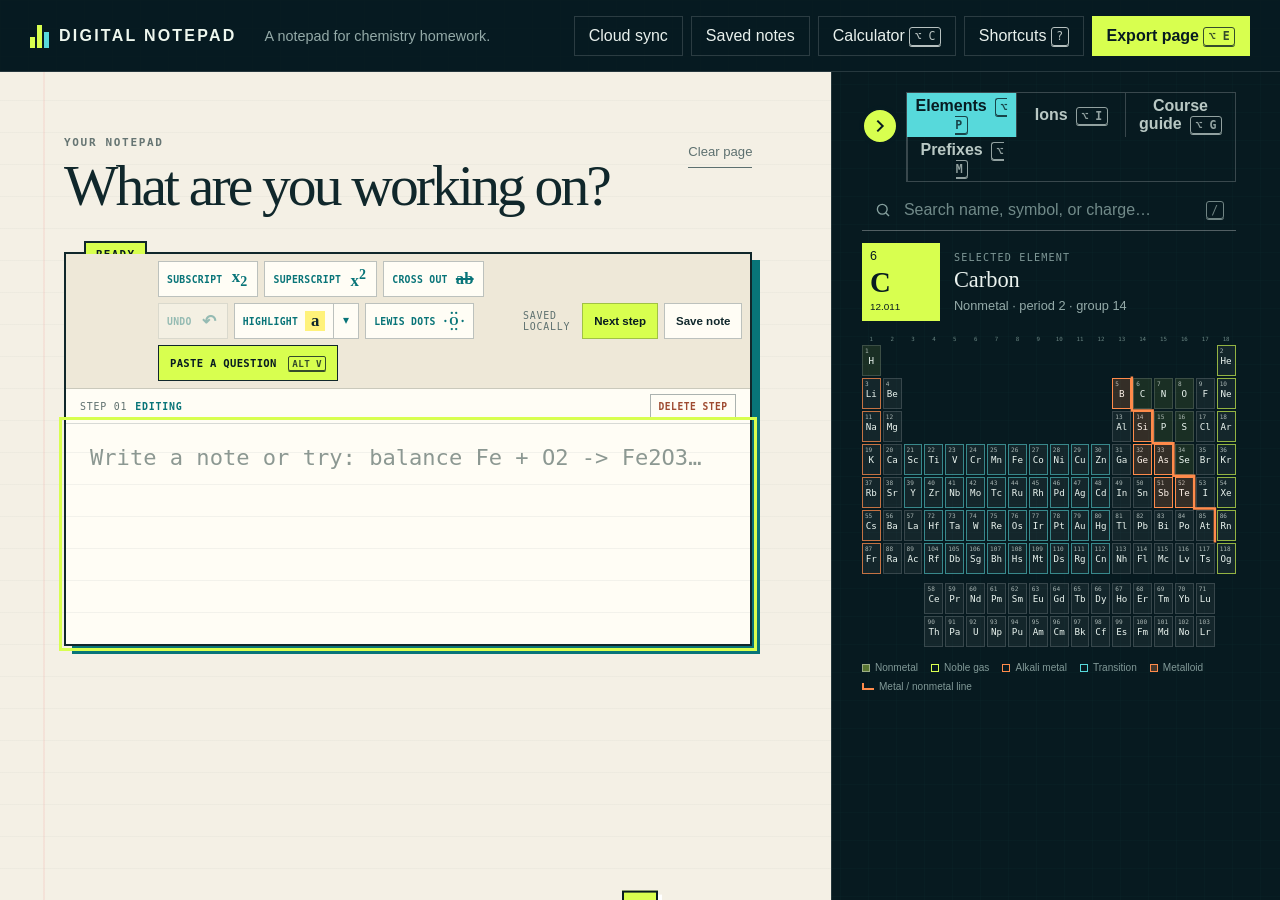
<file: public/index.html>
<!doctype html>
<html lang="en">
  <head>
    <meta charset="UTF-8" />
    <meta name="viewport" content="width=device-width, initial-scale=1.0" />
    <meta name="theme-color" content="#071b21" />
    <meta name="description" content="A digital notepad for chemistry homework: write your working, balance equations, convert units, and keep every page." />
    <title>Digital Notepad — a notepad for chemistry homework</title>
    <link rel="icon" href="favicon.svg?v=1" type="image/svg+xml" />
    <link rel="stylesheet" href="styles.css?v=20261017-06" />
  </head>
  <body>
    <a class="skip-link" href="#command-input">Skip to command input</a>

    <header class="topbar">
      <a class="brand" href="#" aria-label="Digital Notepad home">
        <span class="brand-mark" aria-hidden="true"><i></i><i></i><i></i></span>
        <span>DIGITAL NOTEPAD</span>
      </a>
      <p class="tagline">A notepad for chemistry homework.</p>
      <div class="header-actions">
        <button class="quiet-button cloud-sync-toggle" id="cloud-sync-button" type="button" aria-haspopup="dialog">Cloud sync</button>
        <button class="quiet-button saved-work-toggle" id="saved-work-toggle" type="button" aria-expanded="false" aria-controls="saved-work-drawer">Saved notes</button>
        <div class="calculator-menu">
          <button class="quiet-button calculator-toggle" id="calculator-toggle" type="button" aria-expanded="false" aria-controls="calculator-popover">Calculator <kbd>⌥ C</kbd></button>
          <section class="calculator-popover" id="calculator-popover" aria-label="Calculator" hidden>
            <div class="calculator-popover-heading" title="Drag to move">
              <span>Calculator</span>
              <button type="button" id="calculator-close" aria-label="Close calculator">×</button>
            </div>
            <input id="calculator-input" type="text" inputmode="decimal" autocomplete="off" spellcheck="false" placeholder="0" aria-label="Calculator expression" aria-describedby="calculator-result" />
            <button type="button" class="calculator-result" id="calculator-result" aria-live="polite">Ready</button>
            <div class="calculator-pad" aria-label="Calculator keys">
              <button type="button" data-calc-action="clear">AC</button><button type="button" data-calc-action="backspace">⌫</button><button type="button" data-calc-value="(">(</button><button type="button" data-calc-value=")">)</button>
              <button type="button" data-calc-value="7">7</button><button type="button" data-calc-value="8">8</button><button type="button" data-calc-value="9">9</button><button type="button" data-calc-value="/">÷</button>
              <button type="button" data-calc-value="4">4</button><button type="button" data-calc-value="5">5</button><button type="button" data-calc-value="6">6</button><button type="button" data-calc-value="*">×</button>
              <button type="button" data-calc-value="1">1</button><button type="button" data-calc-value="2">2</button><button type="button" data-calc-value="3">3</button><button type="button" data-calc-value="-">−</button>
              <button type="button" data-calc-value="0">0</button><button type="button" data-calc-value=".">.</button><button type="button" data-calc-value="+">+</button><button type="button" data-calc-action="evaluate" class="calculator-equals">=</button>
            </div>
          </section>
        </div>
        <button class="quiet-button" id="shortcuts-button" type="button">Shortcuts <kbd>?</kbd></button>
        <button class="export-all-button" id="export-all-button" type="button">Export page <kbd>⌥ E</kbd></button>
      </div>
    </header>

    <main class="app-shell">
      <section class="workspace" aria-labelledby="workspace-title">
        <div class="workspace-heading">
          <div>
            <p class="eyebrow">Your notepad</p>
            <h1 id="workspace-title">What are you working on?</h1>
          </div>
          <button class="clear-button" id="clear-button" type="button">Clear page</button>
        </div>

        <div class="composer-wrap">
          <div class="mode-badge" id="mode-badge">READY</div>
          <div class="notepad-toolbar" role="toolbar" aria-label="Notebook formatting and actions">
            <div class="notation-tools" aria-label="Notation tools">
              <button type="button" class="notation-button" data-format="subscript" aria-label="Toggle subscript" aria-pressed="false" title="Subscript">
                <span class="notation-label">Subscript</span><span class="notation-example">x<sub>2</sub></span>
              </button>
              <button type="button" class="notation-button" data-format="superscript" aria-label="Toggle superscript" aria-pressed="false" title="Superscript">
                <span class="notation-label">Superscript</span><span class="notation-example">x<sup>2</sup></span>
              </button>
              <button type="button" class="notation-button strike-button" id="strike-button" aria-label="Cross out the selected writing" title="Cross out the selected writing — crossed-out text is dropped from the next step">
                <span class="notation-label">Cross out</span><span class="notation-example strike-example">ab</span>
              </button>
              <button type="button" class="notation-button undo-button" id="undo-button" aria-label="Undo the last change (Ctrl + Z)" title="Undo the last change (Ctrl + Z)" disabled>
                <span class="notation-label">Undo</span><span class="notation-example">&#8630;</span>
              </button>
              <div class="highlight-group">
                <button type="button" class="notation-button highlight-button" id="highlight-button" aria-label="Highlight selected writing" title="Highlight selected writing">
                  <span class="notation-label">Highlight</span><span class="notation-example highlight-swatch">a</span>
                </button>
                <button type="button" class="highlight-more" id="highlight-more" aria-label="Choose a highlight colour" aria-expanded="false" aria-controls="highlight-menu" title="Choose a highlight colour">▾</button>
                <div class="highlight-menu" id="highlight-menu" role="menu" aria-label="Highlight colours" hidden>
                  <div class="highlight-swatches">
                    <button type="button" role="menuitemradio" data-highlight="yellow" aria-pressed="false" aria-label="Yellow highlight" title="Yellow"><span></span></button>
                    <button type="button" role="menuitemradio" data-highlight="green" aria-pressed="false" aria-label="Green highlight" title="Green"><span></span></button>
                    <button type="button" role="menuitemradio" data-highlight="pink" aria-pressed="false" aria-label="Pink highlight" title="Pink"><span></span></button>
                    <button type="button" role="menuitemradio" data-highlight="blue" aria-pressed="false" aria-label="Blue highlight" title="Blue"><span></span></button>
                  </div>
                  <button type="button" class="highlight-clear" id="highlight-clear" role="menuitem">Remove highlight</button>
                </div>
              </div>
              <button type="button" class="notation-button lewis-button" id="lewis-button" aria-label="Draw a Lewis dot diagram (Alt + L)" title="Draw a Lewis dot diagram (Alt + L)">
                <span class="notation-label">Lewis dots</span>
                <svg class="lewis-icon" viewBox="0 0 24 24" aria-hidden="true"><text x="12" y="12" text-anchor="middle" dominant-baseline="central" font-family="Georgia,serif" font-size="13">O</text><circle cx="9.6" cy="3.2" r="1.25"/><circle cx="14.4" cy="3.2" r="1.25"/><circle cx="9.6" cy="20.8" r="1.25"/><circle cx="14.4" cy="20.8" r="1.25"/><circle cx="2.6" cy="12" r="1.25"/><circle cx="21.4" cy="12" r="1.25"/></svg>
              </button>
              <button type="button" class="paste-question-button" id="paste-question-button" title="Paste a conversion question (Alt + V)">Paste a question <kbd>Alt V</kbd></button>
            </div>
            <span class="draft-status" id="draft-status" role="status" aria-live="polite">Saved locally</span>
            <div class="notepad-actions">
              <button
                type="button"
                class="next-step-button"
                id="next-step-button"
                title="Duplicate this as the next editable step (Alt + Enter)"
              >Next step</button>
              <button type="button" class="save-note-button" id="save-note-button">Save note</button>
            </div>
          </div>
          <div class="work-steps" id="work-steps" aria-label="Completed work steps"></div>
          <div class="active-work-step">
            <div class="active-step-heading">
              <span class="active-step-label"><span id="active-step-number">Step 01</span> <strong id="active-step-state">Editing</strong></span>
              <span class="active-step-tools">
                <button type="button" class="step-tool-button" id="latest-step-button" title="Go back to the latest step (Alt + Down moves one step)" hidden>Back to latest</button>
                <button type="button" class="step-tool-button step-delete-button" id="delete-step-button" title="Delete this step and go back to the previous one (Undo brings it back)">Delete step</button>
              </span>
            </div>
            <div
              id="command-input"
              class="notepad-editor"
              contenteditable="true"
              role="textbox"
              aria-label="Current editable chemistry step"
              aria-multiline="true"
              autocapitalize="off"
              spellcheck="false"
              data-placeholder="Write a note or try: balance Fe + O2 -> Fe2O3…"
            ></div>
          </div>
          <section class="lewis-mode" id="lewis-mode" aria-labelledby="lewis-title" hidden>
            <div class="lewis-mode-heading">
              <div>
                <p class="eyebrow">Lewis dot diagram</p>
                <h2 id="lewis-title">Draw a Lewis structure</h2>
              </div>
              <button type="button" class="lewis-chip-button lewis-back" id="lewis-back" title="Back to the notepad (Esc). Your drawing is kept for next time.">← Notepad</button>
            </div>
            <div class="lewis-layout">
              <div class="lewis-canvas">
                <label class="lewis-formula">
                  <span>Formula</span>
                  <input id="lewis-formula" type="text" maxlength="40" autocomplete="off" spellcheck="false" placeholder="e.g. NH4+, CO2, SO4 2-" />
                  <output id="lewis-formula-preview" aria-hidden="true"></output>
                </label>
                <svg id="lewis-grid" class="lewis-grid" tabindex="0" role="application" aria-label="Lewis diagram grid. Arrow keys move, type a symbol to place an atom, Shift plus an arrow cycles a bond, Alt plus an arrow cycles dots." aria-describedby="lewis-status"></svg>
                <p class="lewis-status" id="lewis-status" aria-live="polite"></p>
              </div>
              <div class="lewis-panel">
                <section class="lewis-section" aria-labelledby="lewis-element-heading">
                  <h3 id="lewis-element-heading">Element to place <strong id="lewis-element-name">Carbon</strong></h3>
                  <div class="lewis-elements" id="lewis-elements"></div>
                  <label class="lewis-other">Other symbol <input id="lewis-element-input" type="text" maxlength="2" autocomplete="off" spellcheck="false" placeholder="Xe" /></label>
                  <p class="lewis-table-tip">Or click any element in the periodic table.</p>
                </section>
                <section class="lewis-section" aria-labelledby="lewis-atom-heading">
                  <h3 id="lewis-atom-heading">Selected atom <strong id="lewis-atom-name">None</strong></h3>
                  <div class="lewis-row">
                    <span>Charge</span>
                    <span class="lewis-stepper">
                      <button type="button" data-lewis-charge="-1" aria-label="Lower the selected atom's charge">−</button>
                      <output id="lewis-atom-charge">0</output>
                      <button type="button" data-lewis-charge="1" aria-label="Raise the selected atom's charge">+</button>
                    </span>
                  </div>
                  <div class="lewis-row lewis-row-buttons">
                    <button type="button" class="lewis-chip-button" id="lewis-brackets" aria-pressed="false">[ ] Brackets</button>
                    <button type="button" class="lewis-chip-button lewis-remove" id="lewis-remove">Remove</button>
                  </div>
                  <div class="lewis-bond-angles" id="lewis-bond-angles" hidden></div>
                </section>
                <div class="lewis-row lewis-row-buttons">
                  <button type="button" class="lewis-chip-button" id="lewis-undo">Undo</button>
                  <button type="button" class="lewis-chip-button" id="lewis-clear">Clear</button>
                </div>
              </div>
            </div>
            <div class="lewis-footer">
              <p class="lewis-keys">Arrows move · type a symbol · <kbd>Shift</kbd>+arrow bond · <kbd>Alt</kbd>+arrow dots · <kbd>+</kbd> <kbd>−</kbd> charge · <kbd>Del</kbd> removes · <kbd>Enter</kbd> adds · <kbd>Esc</kbd> back</p>
              <button type="button" class="build-question-button lewis-insert" id="lewis-insert">Add to notepad</button>
            </div>
          </section>
          <div class="work-steps" id="work-steps-after" aria-label="Later work steps"></div>
        </div>

        <section class="results" id="results" aria-live="polite" aria-label="Scratchpad results"></section>
      </section>

      <aside class="reference-panel" aria-label="Chemistry reference">
        <button
          class="reference-toggle"
          id="reference-toggle"
          type="button"
          aria-controls="reference-content"
          aria-expanded="true"
          aria-label="Hide reference shelf"
          title="Hide reference shelf (Alt+R)"
        >
          <svg viewBox="0 0 20 20" aria-hidden="true"><path d="m7 4 6 6-6 6"></path></svg>
        </button>
        <div class="reference-sticky" id="reference-content">
          <div class="reference-tabs" role="tablist" aria-label="Chemistry references">
            <button id="elements-tab" role="tab" aria-selected="true" aria-controls="elements-panel">Elements <kbd>⌥ P</kbd></button>
            <button id="ions-tab" role="tab" aria-selected="false" aria-controls="ions-panel">Ions <kbd>⌥ I</kbd></button>
            <button id="guide-tab" role="tab" aria-selected="false" aria-controls="guide-panel">Course guide <kbd>⌥ G</kbd></button>
            <button id="prefixes-tab" role="tab" aria-selected="false" aria-controls="prefixes-panel">Prefixes <kbd>⌥ M</kbd></button>
          </div>

          <label class="search-field">
            <span class="sr-only">Search reference</span>
            <svg viewBox="0 0 24 24" aria-hidden="true"><circle cx="11" cy="11" r="6.5"></circle><path d="m16 16 4 4"></path></svg>
            <input id="reference-search" name="reference-search" type="search" autocomplete="off" placeholder="Search name, symbol, or charge…" />
            <kbd>/</kbd>
          </label>

          <div id="elements-panel" role="tabpanel" aria-labelledby="elements-tab">
            <div class="element-detail" id="element-detail" aria-live="polite">
              <button type="button" class="element-tile-preview" title="Click to copy atomic mass 12.011" aria-label="Copy Carbon atomic mass, 12.011">
                <span>6</span><em class="tile-charge"></em><strong>C</strong><small>12.011</small>
              </button>
              <div>
                <p class="detail-kicker">Selected element</p>
                <h3>Carbon</h3>
                <p>Nonmetal · period 2 · group 14</p>
              </div>
            </div>
            <div class="periodic-wrap" aria-label="Full periodic table">
              <div class="periodic-table" id="periodic-table" role="grid" aria-label="Periodic table of elements"></div>
            </div>
            <div class="element-search-results" id="element-search-results"></div>
            <div class="legend" aria-label="Element category legend">
              <span><i class="cat-nonmetal"></i>Nonmetal</span>
              <span><i class="cat-noble"></i>Noble gas</span>
              <span><i class="cat-alkali"></i>Alkali metal</span>
              <span><i class="cat-transition"></i>Transition</span>
              <span><i class="cat-metalloid"></i>Metalloid</span>
              <span><i class="stair-key"></i>Metal / nonmetal line</span>
            </div>
          </div>

          <div id="ions-panel" role="tabpanel" aria-labelledby="ions-tab" hidden>
            <div class="ions-list" id="ions-list"></div>
          </div>

          <div id="guide-panel" role="tabpanel" aria-labelledby="guide-tab" hidden>
            <div class="course-guide" id="course-guide"></div>
          </div>

          <div id="prefixes-panel" role="tabpanel" aria-labelledby="prefixes-tab" hidden>
            <p class="prefix-intro">Metric prefixes. Click one to drop its symbol into your notepad.</p>
            <div class="prefix-table" id="prefix-list"></div>
          </div>
        </div>
      </aside>
    </main>

    <div class="toast" id="toast" role="status" aria-live="polite"></div>

    <aside class="saved-work-drawer" id="saved-work-drawer" aria-label="Saved notes" hidden>
      <div class="saved-work-drawer-heading">
        <div><p class="eyebrow">Your notepad</p><h2>Saved notes</h2></div>
        <button type="button" id="saved-work-close" aria-label="Close saved notes">×</button>
      </div>
      <p class="saved-work-intro">Search anything you remember from the question, working, or answer.</p>
      <label class="saved-work-search">
        <span class="sr-only">Search saved notes</span>
        <svg viewBox="0 0 24 24" aria-hidden="true"><circle cx="11" cy="11" r="6.5"></circle><path d="m16 16 4 4"></path></svg>
        <input id="saved-work-search" type="search" autocomplete="off" spellcheck="false" placeholder="Try 1.73, 38.8, or STP…" />
      </label>
      <p class="saved-work-count" id="saved-work-count" aria-live="polite"></p>
      <div class="saved-work-list" id="saved-work-list"></div>
    </aside>

    <dialog id="shortcuts-dialog">
      <form method="dialog">
        <div class="dialog-heading">
          <div>
            <p class="eyebrow">Keyboard</p>
            <h2>Shortcuts</h2>
          </div>
          <button class="close-button" value="close" aria-label="Close shortcuts">×</button>
        </div>
        <dl class="shortcut-list">
          <div><dt><kbd>Enter</kbd></dt><dd>Add a new line</dd></div>
          <div><dt><kbd>Alt</kbd> + <kbd>Enter</kbd></dt><dd>Copy this step down into a new one you can keep writing (on an earlier step, inserts it right after)</dd></div>
          <div><dt><kbd>Alt</kbd> + <kbd>↑</kbd> / <kbd>↓</kbd></dt><dd>Move to the previous or next step to edit it</dd></div>
          <div><dt><kbd>Alt</kbd> + <kbd>C</kbd></dt><dd>Focus the quick calculator</dd></div>
          <div><dt><kbd>Alt</kbd> + <kbd>V</kbd></dt><dd>Paste a conversion question into a stacked starting fraction</dd></div>
          <div><dt><kbd>Alt</kbd> + <kbd>L</kbd></dt><dd>Draw a Lewis dot diagram; click one in your work to edit it</dd></div>
          <div><dt><kbd>/</kbd></dt><dd>Make a stacked fraction from the text before it</dd></div>
          <div><dt><kbd>Tab</kbd> or <kbd>→</kbd></dt><dd>Leave the denominator and keep writing</dd></div>
          <div><dt><kbd>*</kbd></dt><dd>Leave the fraction and start the next factor</dd></div>
          <div><dt><kbd>Alt</kbd> + <kbd>P</kbd></dt><dd>Open the periodic table</dd></div>
          <div><dt><kbd>Alt</kbd> + <kbd>I</kbd></dt><dd>Open polyatomic ions</dd></div>
          <div><dt><kbd>Alt</kbd> + <kbd>G</kbd></dt><dd>Open the course guide and formulas</dd></div>
          <div><dt><kbd>Alt</kbd> + <kbd>M</kbd></dt><dd>Open the metric prefixes</dd></div>
          <div><dt><kbd>Alt</kbd> + <kbd>R</kbd></dt><dd>Hide or show the reference shelf</dd></div>
          <div><dt><kbd>Alt</kbd> + <kbd>E</kbd></dt><dd>Export the full page as PNG</dd></div>
          <div><dt><kbd>/</kbd></dt><dd>Outside the notepad, search the open reference</dd></div>
          <div><dt><kbd>Esc</kbd></dt><dd>Return to the notepad</dd></div>
        </dl>
        <p class="dialog-note">Tip: type <code>help</code> on the page at any time.</p>
      </form>
    </dialog>

    <dialog id="paste-question-dialog">
      <form method="dialog" class="paste-question-form">
        <div class="dialog-heading">
          <div>
            <p class="eyebrow">Paste a question</p>
            <h2>Paste the question</h2>
          </div>
          <button class="close-button" value="close" aria-label="Close paste question">×</button>
        </div>
        <label for="paste-question-input">For example: <code>1.7 pm = ? Tm</code></label>
        <textarea id="paste-question-input" rows="3" spellcheck="false" placeholder="Paste a conversion question here"></textarea>
        <p class="dialog-note">This creates a real stacked starting fraction: <strong>1.7 pm</strong> over <strong>1</strong>, followed by <strong>→ ? Tm</strong>.</p>
        <button type="button" class="build-question-button" id="build-question-button">Add it to the notepad</button>
      </form>
    </dialog>

    <dialog id="cloud-sync-dialog">
      <form method="dialog" class="cloud-sync-form">
        <div class="dialog-heading">
          <div>
            <p class="eyebrow">Your notepad elsewhere</p>
            <h2>Open this notepad on another device</h2>
          </div>
          <button class="close-button" value="close" aria-label="Close cloud sync">×</button>
        </div>
        <p id="cloud-sync-status">Preparing your private cloud notepad…</p>
        <label for="cloud-sync-code">Your sync code <span>Keep this private.</span></label>
        <textarea id="cloud-sync-code" rows="3" readonly spellcheck="false"></textarea>
        <button type="button" class="build-question-button" id="cloud-copy-code">Copy sync code</button>
        <label for="cloud-restore-code">On another device, paste your code here</label>
        <textarea id="cloud-restore-code" rows="3" spellcheck="false" placeholder="Paste your sync code"></textarea>
        <button type="button" class="save-note-button" id="cloud-restore-button">Open my notepad</button>
        <p class="dialog-note">No account or password is needed. The sync code is the private key to this notepad, so do not share it.</p>
      </form>
    </dialog>

    <dialog id="confirm-dialog" class="confirm-dialog" aria-labelledby="confirm-dialog-title" aria-describedby="confirm-dialog-copy">
      <form>
        <p class="eyebrow" id="confirm-dialog-eyebrow">Notepad</p>
        <h2 id="confirm-dialog-title"></h2>
        <p id="confirm-dialog-copy"></p>
        <div class="confirm-dialog-actions">
          <button type="button" class="confirm-cancel-button" id="confirm-dialog-cancel">Keep it</button>
          <button type="button" class="confirm-action-button" id="confirm-dialog-action">Confirm</button>
        </div>
      </form>
    </dialog>

    <template id="result-template">
      <article class="result-card">
        <div class="result-meta">
          <span class="result-number"></span>
          <span class="result-kind"></span>
          <time></time>
        </div>
        <div class="result-content"></div>
        <div class="result-actions">
          <button type="button" data-action="edit">Edit</button>
          <button type="button" data-action="copy">Copy</button>
          <button type="button" data-action="export">PNG</button>
          <button type="button" data-action="remove" aria-label="Remove result">Remove</button>
        </div>
      </article>
    </template>

    <script src="lewis.js?v=20261017-06"></script>
    <script src="app.js?v=20261017-06"></script>
  </body>
</html>
</file>
<file: public/styles.css>
:root {
  --ink: #10272b;
  --muted: #5d706f;
  --paper: #f4f0e5;
  --paper-deep: #e7e0d0;
  --night: #071b21;
  --night-2: #0d2a31;
  --acid: #d8ff4f;
  --cyan: #57d9db;
  --orange: #ff8b4b;
  --red: #ef5d5d;
  --line: rgba(16, 39, 43, 0.16);
  --shadow: 0 18px 55px rgba(0, 15, 18, 0.23);
}

* { box-sizing: border-box; }

html { scroll-behavior: smooth; color-scheme: dark; }

body {
  margin: 0;
  min-width: 320px;
  min-height: 100vh;
  color: var(--ink);
  background:
    linear-gradient(rgba(87, 217, 219, 0.055) 1px, transparent 1px),
    linear-gradient(90deg, rgba(87, 217, 219, 0.055) 1px, transparent 1px),
    var(--night);
  background-size: 28px 28px;
  font-family: Aptos, "Segoe UI", sans-serif;
}

button, input, textarea { font: inherit; }
button { color: inherit; touch-action: manipulation; -webkit-tap-highlight-color: rgba(216,255,79,.25); }

button:focus-visible, input:focus-visible, textarea:focus-visible, [tabindex]:focus-visible {
  outline: 3px solid var(--acid);
  outline-offset: 3px;
}

.skip-link {
  position: fixed;
  z-index: 100;
  left: 12px;
  top: 10px;
  padding: 10px 14px;
  color: var(--night);
  background: var(--acid);
  transform: translateY(-160%);
}
.skip-link:focus { transform: none; }

.sr-only {
  position: absolute;
  width: 1px;
  height: 1px;
  padding: 0;
  margin: -1px;
  overflow: hidden;
  clip: rect(0, 0, 0, 0);
  white-space: nowrap;
  border: 0;
}

.topbar {
  height: 72px;
  display: grid;
  grid-template-columns: auto 1fr auto;
  align-items: center;
  gap: 28px;
  padding: 0 30px;
  color: #eef7ee;
  border-bottom: 1px solid rgba(255,255,255,.13);
  background: rgba(7,27,33,.95);
  position: sticky;
  top: 0;
  z-index: 20;
}

.brand {
  display: inline-flex;
  align-items: center;
  gap: 10px;
  color: inherit;
  text-decoration: none;
  letter-spacing: .14em;
  font-weight: 800;
}

.brand-mark { display: flex; align-items: end; gap: 2px; height: 24px; }
.brand-mark i { width: 5px; background: var(--acid); display: block; }
.brand-mark i:nth-child(1) { height: 11px; }
.brand-mark i:nth-child(2) { height: 23px; }
.brand-mark i:nth-child(3) { height: 16px; background: var(--cyan); }

.tagline { margin: 0; color: #94aaa8; font-size: .9rem; }
.header-actions { display: flex; gap: 8px; align-items: center; }
.calculator-menu { position: relative; }
.calculator-toggle[aria-expanded="true"] { color: var(--night); border-color: var(--acid); background: var(--acid); }
.saved-work-toggle[aria-expanded="true"] { color: var(--night); border-color: var(--cyan); background: var(--cyan); }

.quiet-button, .export-all-button, .clear-button, .close-button {
  border: 0;
  cursor: pointer;
}

.quiet-button, .export-all-button {
  min-height: 40px;
  padding: 0 14px;
  border: 1px solid rgba(255,255,255,.15);
  color: #e9f1ed;
  background: transparent;
}
.export-all-button { color: var(--night); background: var(--acid); border-color: var(--acid); font-weight: 750; }
.quiet-button:hover { border-color: var(--cyan); color: var(--cyan); }
.export-all-button:hover { background: #ecff9d; }

kbd {
  padding: .13em .38em;
  border: 1px solid currentColor;
  border-radius: 3px;
  font-family: "Cascadia Code", Consolas, monospace;
  font-size: .72em;
  opacity: .78;
  box-shadow: 0 1px 0 currentColor;
}

.app-shell {
  display: grid;
  grid-template-columns: minmax(0, 1.52fr) minmax(400px, .82fr);
  max-width: 1680px;
  margin: 0 auto;
  min-height: calc(100vh - 72px);
}
.app-shell.reference-collapsed { grid-template-columns: minmax(0, 1fr) 52px; }

.workspace {
  min-width: 0;
  padding: clamp(32px, 5vw, 74px);
  background-color: var(--paper);
  background-image:
    linear-gradient(90deg, transparent 43px, rgba(239,93,93,.18) 44px, transparent 45px),
    repeating-linear-gradient(0deg, transparent, transparent 31px, rgba(16,39,43,.055) 32px);
}

.workspace-heading, .dialog-heading {
  display: flex;
  align-items: start;
  justify-content: space-between;
  gap: 20px;
}

.eyebrow {
  margin: 0 0 8px;
  font-family: "Cascadia Code", Consolas, monospace;
  font-size: .69rem;
  font-weight: 700;
  letter-spacing: .15em;
  text-transform: uppercase;
  color: #667573;
}

h1, h2, h3, p { overflow-wrap: anywhere; }
h1, h2, h3 { text-wrap: balance; scroll-margin-top: 92px; }
h1, h2, h3 { margin: 0; }
h1 {
  max-width: 720px;
  font-family: Georgia, "Times New Roman", serif;
  font-weight: 500;
  font-size: clamp(2.25rem, 4.5vw, 4.9rem);
  line-height: .99;
  letter-spacing: -.05em;
}

.clear-button {
  padding: 8px 0;
  border-bottom: 1px solid currentColor;
  background: transparent;
  color: var(--muted);
  font-size: .82rem;
}
.clear-button:hover { color: var(--ink); }

.composer-wrap {
  position: relative;
  margin-top: 38px;
  border: 2px solid var(--ink);
  box-shadow: 8px 8px 0 var(--ink);
  background: #fffdf5;
}

.mode-badge {
  position: absolute;
  left: 18px;
  top: -13px;
  padding: 5px 10px;
  color: var(--night);
  background: var(--acid);
  border: 2px solid var(--ink);
  font-family: "Cascadia Code", Consolas, monospace;
  font-size: .68rem;
  font-weight: 800;
  letter-spacing: .12em;
}

#command-input {
  display: block;
  width: 100%;
  min-height: 220px;
  border: 0;
  padding: 18px 24px 24px;
  color: var(--ink);
  background:
    repeating-linear-gradient(0deg, transparent, transparent 31px, rgba(16,39,43,.1) 32px),
    #fffdf5;
  font-family: "Cascadia Code", Consolas, monospace;
  font-size: clamp(1.05rem, 2vw, 1.38rem);
  line-height: 32px;
  caret-color: #157f82;
  white-space: pre-wrap;
  overflow-wrap: anywhere;
}
#command-input:focus { outline: 0; }
#command-input:focus-visible { outline: 3px solid var(--acid); outline-offset: 4px; }
.composer-wrap:focus-within { box-shadow: 8px 8px 0 #087478; }
#command-input:empty::before { content: attr(data-placeholder); color: #8c9892; pointer-events: none; }

.notepad-toolbar {
  display: grid;
  grid-template-columns: auto 1fr auto;
  align-items: center;
  gap: 12px;
  min-height: 52px;
  padding: 7px 8px 7px 92px;
  border-bottom: 1px solid var(--line);
  background: #eee8d8;
}
.notation-tools, .notepad-actions { display: flex; align-items: center; gap: 6px; flex-wrap: wrap; }
.notepad-toolbar > * { min-width: 0; }
.notation-button, .next-step-button, .save-note-button {
  min-height: 36px;
  border: 1px solid rgba(16,39,43,.28);
  background: #fffdf5;
  cursor: pointer;
  font-weight: 750;
}
.notation-button {
  display: inline-flex;
  align-items: center;
  gap: 7px;
  min-width: 39px;
  padding: 0 8px;
  color: #087478;
  font-family: Georgia, serif;
  font-size: 1.05rem;
}
.notation-button:hover, .notation-button[aria-pressed="true"] { color: var(--night); background: var(--cyan); }
.notation-label { font-family: "Cascadia Code", Consolas, monospace; font-size: .61rem; font-weight: 800; letter-spacing: .03em; text-transform: uppercase; }
.notation-example { min-width: 20px; font-family: Georgia, serif; font-size: 1.05rem; }
.highlight-swatch { padding: 0 2px; color: var(--ink); background: #fff27a; }
.highlight-button[data-color="green"] .highlight-swatch { background: #9df5c0; }
.highlight-button[data-color="pink"] .highlight-swatch { background: #ffb3d4; }
.highlight-button[data-color="blue"] .highlight-swatch { background: #a7dcff; }
.paste-question-button { min-height: 36px; min-width: 144px; padding: 0 11px; border: 1px solid var(--ink); color: var(--night); background: var(--acid); cursor: pointer; font-family: "Cascadia Code", Consolas, monospace; font-size: .66rem; font-weight: 800; letter-spacing: .03em; text-transform: uppercase; }
.paste-question-button:hover { background: #ecff9d; }
.paste-question-button kbd { margin-left: 5px; padding: 1px 3px; border: 1px solid currentColor; border-radius: 2px; font-size: .58rem; }
.notation-button.notation-feedback { animation: notation-confirm .24s cubic-bezier(.2,.8,.2,1); }
@keyframes notation-confirm {
  50% { color: var(--night); border-color: var(--acid); background: var(--acid); transform: translateY(-2px) scale(1.035); box-shadow: 0 3px 0 rgba(16,39,43,.32); }
}
.draft-status {
  justify-self: end;
  color: var(--muted);
  font-family: "Cascadia Code", Consolas, monospace;
  font-size: .62rem;
  text-transform: uppercase;
  letter-spacing: .08em;
}
.draft-status.is-saving { color: #087478; }
.draft-status.is-fraction-help { color: #087478; font-weight: 800; }
.next-step-button, .save-note-button { padding: 0 11px; font-size: .72rem; }
.next-step-button { color: var(--night); background: var(--acid); }
.next-step-button:hover { background: #ecff9d; }
.save-note-button:hover { background: var(--acid); }
.live-fraction {
  display: inline-grid;
  grid-template-rows: minmax(25px, auto) 2px minmax(25px, auto);
  min-width: 72px;
  margin: 0 5px;
  vertical-align: middle;
  text-align: center;
  line-height: 25px;
}
.live-fraction > span { min-width: 20px; padding-inline: 4px; }
.live-fraction-line { position: relative; z-index: 1; height: 2px; padding: 0 !important; background: currentColor; pointer-events: none; }
.live-numerator, .live-denominator { outline: none; }
.saved-note { white-space: pre-wrap; font-family: "Cascadia Code", Consolas, monospace; line-height: 1.7; }
.saved-note sub, .saved-note sup, .notepad-editor sub, .notepad-editor sup { color: #087478; font-weight: 800; }
.saved-note mark, .notepad-editor mark { padding: .05em .08em; color: inherit; background: #fff27a; box-decoration-break: clone; -webkit-box-decoration-break: clone; }
.saved-note mark.mark-green, .notepad-editor mark.mark-green { background: #9df5c0; }
.saved-note mark.mark-pink, .notepad-editor mark.mark-pink { background: #ffb3d4; }
.saved-note mark.mark-blue, .notepad-editor mark.mark-blue { background: #a7dcff; }

.saved-note s, .notepad-editor s { text-decoration: line-through; text-decoration-thickness: 2px; opacity: .5; }
.strike-example { text-decoration: line-through; text-decoration-thickness: 2px; }
.undo-button[disabled] { opacity: .38; cursor: not-allowed; }
.undo-button[disabled]:hover { color: #087478; background: #fffdf5; }
.highlight-group { position: relative; display: flex; }
.highlight-group .highlight-button { border-right-width: 0; }
.highlight-more { display: grid; place-items: center; min-width: 26px; min-height: 36px; padding: 0; border: 1px solid rgba(16,39,43,.28); color: #087478; background: #fffdf5; cursor: pointer; font-size: .72rem; line-height: 1; }
.highlight-more:hover, .highlight-more[aria-expanded="true"] { color: var(--night); background: var(--cyan); }
.highlight-menu { position: absolute; z-index: 30; top: calc(100% + 6px); left: 0; padding: 9px; border: 1px solid var(--ink); box-shadow: 5px 5px 0 rgba(0,0,0,.22); background: #fffdf5; }
.highlight-menu[hidden] { display: none; }
.highlight-swatches { display: flex; gap: 6px; }
.highlight-swatches button { width: 30px; height: 30px; padding: 3px; border: 1px solid var(--ink); background: transparent; cursor: pointer; }
.highlight-swatches button span { display: block; width: 100%; height: 100%; }
[data-highlight="yellow"] span { background: #fff27a; }
[data-highlight="green"] span { background: #9df5c0; }
[data-highlight="pink"] span { background: #ffb3d4; }
[data-highlight="blue"] span { background: #a7dcff; }
.highlight-swatches button:hover, .highlight-swatches button[aria-pressed="true"] { outline: 2px solid var(--night); outline-offset: 1px; }
.highlight-clear { width: 100%; min-height: 30px; margin-top: 7px; padding: 0 8px; border: 1px solid var(--ink); color: var(--night); background: transparent; cursor: pointer; font-family: "Cascadia Code", Consolas, monospace; font-size: .6rem; font-weight: 800; letter-spacing: .03em; text-transform: uppercase; white-space: nowrap; }
.highlight-clear:hover { color: var(--night); background: var(--cyan); }

.work-steps:empty { display: none; }
.work-step {
  display: grid;
  grid-template-columns: 76px minmax(0, 1fr);
  min-height: 86px;
  border-bottom: 1px solid var(--line);
  background:
    repeating-linear-gradient(0deg, transparent, transparent 31px, rgba(16,39,43,.08) 32px),
    #f4f0e5;
}
.work-step-number {
  padding: 18px 10px;
  border-right: 1px solid var(--line);
  color: #087478;
  font-family: "Cascadia Code", Consolas, monospace;
  font-size: .66rem;
  font-weight: 800;
  letter-spacing: .08em;
  text-align: center;
  text-transform: uppercase;
}
.work-step-main { position: relative; min-width: 0; }
.work-step-content { min-height: 82px; padding: 14px 142px 18px 22px; color: var(--ink); font-size: 1rem; outline: none; }
.work-step-actions { position: absolute; z-index: 1; top: 10px; right: 10px; display: flex; gap: 5px; }
.work-step-edit, .work-step-delete { min-height: 26px; padding: 0 8px; border: 1px solid rgba(16,39,43,.35); color: #087478; background: #fffdf5; cursor: pointer; font-family: "Cascadia Code", Consolas, monospace; font-size: .62rem; font-weight: 800; letter-spacing: .05em; text-transform: uppercase; }
.work-step-edit:hover { color: var(--night); border-color: var(--cyan); background: var(--cyan); }
.work-step-delete { color: #9e4a30; }
.work-step-delete:hover { color: #fffdf5; border-color: #9e4a30; background: #9e4a30; }
.active-work-step { position: relative; }
.active-step-heading {
  display: flex;
  justify-content: space-between;
  align-items: center;
  min-height: 30px;
  padding: 5px 14px;
  border-bottom: 1px solid var(--line);
  color: #60716f;
  background: #fffdf5;
  font-family: "Cascadia Code", Consolas, monospace;
  font-size: .62rem;
  letter-spacing: .08em;
  text-transform: uppercase;
}
.active-step-heading strong { color: #087478; }
.saved-work { display: grid; gap: 14px; }
.saved-work-step { padding: 14px 16px; border-left: 4px solid #087478; background: #f4f0e5; }
.saved-work-step > span { display: block; margin-bottom: 7px; color: #087478; font-family: "Cascadia Code", Consolas, monospace; font-size: .66rem; font-weight: 800; text-transform: uppercase; }

.examples {
  display: grid;
  grid-template-columns: .72fr 1.28fr;
  gap: clamp(24px, 4vw, 64px);
  margin-top: 72px;
  padding-top: 24px;
  border-top: 2px solid var(--ink);
}
.examples h2 { font-family: Georgia, serif; font-weight: 500; font-size: 1.7rem; }
.examples-copy > p:last-child { color: var(--muted); line-height: 1.5; }
.command-list { display: grid; }
.command-list > div {
  display: grid;
  grid-template-columns: 90px 1fr;
  gap: 16px;
  padding: 13px 0;
  border-bottom: 1px solid var(--line);
  font-family: "Cascadia Code", Consolas, monospace;
  font-size: .84rem;
}
.command-list code { color: #087478; font-weight: 800; }
.command-list span { color: var(--muted); }

.results { display: grid; gap: 20px; margin-top: 42px; }
.result-card {
  position: relative;
  border: 1px solid var(--ink);
  background: #fffcf1;
  box-shadow: 5px 5px 0 var(--paper-deep);
  animation: card-in .32s cubic-bezier(.2,.8,.2,1) both;
}
@keyframes card-in { from { opacity: 0; transform: translateY(12px); } }

.result-meta {
  display: grid;
  grid-template-columns: auto auto 1fr;
  gap: 12px;
  align-items: center;
  padding: 10px 14px;
  border-bottom: 1px solid var(--line);
  font-family: "Cascadia Code", Consolas, monospace;
  font-size: .67rem;
  letter-spacing: .08em;
  text-transform: uppercase;
}
.result-number { color: #087478; font-weight: 800; }
.result-meta time { justify-self: end; color: var(--muted); }
.result-content { min-height: 116px; padding: 28px 24px; }
.result-content h3 { margin-bottom: 17px; font-family: Georgia, serif; font-size: 1.1rem; font-weight: 500; color: var(--muted); }
.result-actions {
  display: flex;
  justify-content: end;
  border-top: 1px solid var(--line);
}
.result-actions button {
  min-height: 38px;
  padding: 0 14px;
  border: 0;
  border-left: 1px solid var(--line);
  background: transparent;
  cursor: pointer;
  font-size: .73rem;
  font-weight: 700;
  text-transform: uppercase;
  letter-spacing: .07em;
}
.result-actions button:hover { background: var(--acid); }
.result-actions button[data-action="edit"] { color: #087478; }

.chemical-equation {
  display: flex;
  flex-wrap: wrap;
  align-items: baseline;
  gap: .3em;
  font-family: Georgia, serif;
  font-size: clamp(1.55rem, 4vw, 2.8rem);
  line-height: 1.25;
}
.chemical-equation .coefficient { color: #087478; font-weight: 800; margin-right: .05em; }
.chemical-equation .arrow { color: var(--orange); padding: 0 .16em; }
.chemical-equation sub, .ion-formula sub, .element-detail sub { font-size: .58em; }
.chemical-equation sup, .ion-formula sup { font-size: .55em; }
.equation-input { margin-top: 16px; color: var(--muted); font-family: "Cascadia Code", Consolas, monospace; font-size: .77rem; }

.factor-chain { display: flex; flex-wrap: wrap; gap: 14px; align-items: center; }
.factor { display: inline-grid; grid-template-rows: 1fr 2px 1fr; min-width: 100px; text-align: center; font-family: Georgia, serif; font-size: 1.1rem; }
.factor-line { display: block; height: 2px; margin: 5px 0; background: var(--ink); }
.factor-operator { color: var(--orange); font-size: 1.4rem; }
.factor-result { padding: 9px 12px; background: var(--acid); font-weight: 800; }
.cancelled { text-decoration: line-through 2px var(--orange); text-decoration-skip-ink: none; color: var(--muted); }

.conversion-answer { display: flex; align-items: baseline; flex-wrap: wrap; gap: 10px; }
.conversion-answer strong { font-family: Georgia, serif; font-size: clamp(2rem, 5vw, 3.6rem); font-weight: 500; }
.conversion-answer .equals { color: var(--orange); font-size: 1.7rem; }
.conversion-note { color: var(--muted); margin: 12px 0 0; }
.error-box { border-left: 5px solid var(--red); padding-left: 16px; }
.error-box h3 { color: var(--ink); margin-bottom: 8px; }
.error-box p { color: var(--muted); margin: 0; line-height: 1.5; }

.reference-panel {
  position: relative;
  min-width: 0;
  padding: 20px clamp(18px, 2.3vw, 34px) 46px;
  color: #eaf2ee;
  border-left: 1px solid rgba(255,255,255,.12);
  background: rgba(7,27,33,.72);
}
.reference-panel.is-collapsed { padding-inline: 0; }
.reference-toggle {
  position: sticky;
  top: 87px;
  z-index: 8;
  display: grid;
  place-items: center;
  width: 36px;
  height: 36px;
  margin-left: calc(clamp(18px, 2.3vw, 34px) * -1 - 18px);
  margin-bottom: -36px;
  border: 2px solid var(--night);
  border-radius: 50%;
  color: var(--night);
  background: var(--acid);
  box-shadow: 0 0 0 3px rgba(7,27,33,.8);
  transform: translateX(-50%);
  cursor: pointer;
}
.reference-toggle:hover { background: #efffa8; }
.reference-toggle svg { width: 18px; fill: none; stroke: currentColor; stroke-width: 2.2; transform-box: fill-box; transform-origin: center; transition: transform .18s ease; }
.reference-panel.is-collapsed .reference-toggle { margin-left: 0; }
.reference-panel.is-collapsed .reference-toggle svg { transform: rotate(180deg); }
.reference-sticky { position: sticky; top: 88px; }

.calculator-popover { position: absolute; z-index: 30; top: calc(100% + 10px); right: 0; width: min(320px, calc(100vw - 32px)); padding: 12px; border: 1px solid var(--cyan); box-shadow: 7px 7px 0 rgba(0,0,0,.28); color: #dce8e4; background: #10272b; }
.calculator-popover[hidden] { display: none; }
.calculator-popover-heading { display: flex; align-items: center; justify-content: space-between; color: #a6b8b5; font-family: "Cascadia Code", Consolas, monospace; font-size: .7rem; font-weight: 800; letter-spacing: .11em; text-transform: uppercase; }
.calculator-popover-heading button { width: 28px; height: 28px; border: 1px solid rgba(255,255,255,.25); color: #c6d3d0; background: transparent; cursor: pointer; font-size: 1.15rem; line-height: 1; }
.calculator-popover-heading button:hover { color: var(--night); border-color: var(--acid); background: var(--acid); }
.calculator-popover input { width: 100%; min-width: 0; height: 52px; margin-top: 11px; padding: 0 12px; border: 1px solid rgba(87,217,219,.55); color: #f7fbf8; background: #071b21; font-family: "Cascadia Code", Consolas, monospace; font-size: 1.05rem; text-align: right; }
.calculator-popover input:focus-visible { outline-color: var(--acid); }
.calculator-result { display: block; width: 100%; min-height: 22px; border: 0; background: transparent; cursor: default; padding: 7px 2px 2px; color: var(--acid); font-family: "Cascadia Code", Consolas, monospace; font-size: .83rem; font-variant-numeric: tabular-nums; text-align: right; }
.calculator-result.is-error { color: #ff9e75; }
.calculator-pad { display: grid; grid-template-columns: repeat(4, 1fr); gap: 5px; margin-top: 5px; }
.calculator-pad button { min-height: 39px; border: 1px solid rgba(255,255,255,.2); color: #e5efec; background: #17343a; cursor: pointer; font-family: "Cascadia Code", Consolas, monospace; font-size: .9rem; font-weight: 700; }
.calculator-pad button:hover { border-color: var(--cyan); background: #255057; }
.calculator-pad button:nth-child(4n), .calculator-pad button:nth-child(-n+2) { color: var(--cyan); background: #0b2126; }
.calculator-pad .calculator-equals { color: var(--night); border-color: var(--cyan); background: var(--cyan); }
.calculator-pad .calculator-equals:hover { border-color: var(--acid); background: var(--acid); }

.saved-work-drawer { position: fixed; z-index: 40; top: 0; left: 0; width: min(400px, calc(100vw - 28px)); height: 100dvh; padding: 22px; overflow-y: auto; border-right: 1px solid rgba(87,217,219,.7); box-shadow: 12px 0 0 rgba(0,0,0,.18); color: #dce8e4; background: #0b2126; }
.saved-work-drawer[hidden] { display: none; }
.saved-work-drawer-heading { display: flex; align-items: flex-start; justify-content: space-between; gap: 18px; padding-bottom: 16px; border-bottom: 1px solid rgba(255,255,255,.14); }
.saved-work-drawer-heading .eyebrow { color: var(--cyan); }
.saved-work-drawer-heading h2 { margin: 3px 0 0; font-family: Georgia, serif; font-size: 1.7rem; }
.saved-work-drawer-heading button { width: 32px; height: 32px; border: 1px solid rgba(255,255,255,.25); color: #dce8e4; background: transparent; cursor: pointer; font-size: 1.3rem; }
.saved-work-drawer-heading button:hover { color: var(--night); border-color: var(--acid); background: var(--acid); }
.saved-work-intro { margin: 15px 0 11px; color: #a7bbb7; font-size: .82rem; line-height: 1.5; }
.saved-work-search { position: relative; display: block; }
.saved-work-search svg { position: absolute; top: 50%; left: 13px; width: 17px; height: 17px; transform: translateY(-50%); fill: none; stroke: var(--cyan); stroke-width: 1.8; pointer-events: none; }
.saved-work-search input { width: 100%; height: 46px; padding: 0 38px; border: 1px solid rgba(87,217,219,.48); border-radius: 0; outline: 0; color: #f3f8f5; background: #071b21; font-family: "Cascadia Code", Consolas, monospace; font-size: .78rem; }
.saved-work-search input::placeholder { color: #76918d; }
.saved-work-search input:focus { border-color: var(--acid); box-shadow: inset 4px 0 0 var(--acid); }
.saved-work-count { min-height: 16px; margin: 9px 0 12px; color: var(--cyan); font-family: "Cascadia Code", Consolas, monospace; font-size: .62rem; font-weight: 800; letter-spacing: .08em; text-transform: uppercase; }
.saved-work-list { display: grid; gap: 9px; }
.saved-work-item { width: 100%; padding: 13px; border: 1px solid rgba(255,255,255,.17); color: inherit; background: #102d33; cursor: pointer; text-align: left; }
.saved-work-item:hover { border-color: var(--cyan); background: #163b42; }
.saved-work-item strong, .saved-work-item small, .saved-work-item .saved-work-preview { display: block; }
.saved-work-item strong { display: -webkit-box; overflow: hidden; color: #f3f8f5; font-family: "Cascadia Code", Consolas, monospace; font-size: .78rem; line-height: 1.45; -webkit-box-orient: vertical; -webkit-line-clamp: 2; }
.saved-work-item .saved-work-preview { margin-top: 8px; padding-top: 8px; overflow: hidden; border-top: 1px solid rgba(255,255,255,.1); color: var(--acid); font-family: "Cascadia Code", Consolas, monospace; font-size: .72rem; line-height: 1.4; text-overflow: ellipsis; white-space: nowrap; }
.saved-work-item .saved-work-preview::before { content: "LAST  "; color: #78918d; font-size: .58rem; font-weight: 800; letter-spacing: .08em; }
.saved-work-item small { margin-top: 7px; color: var(--cyan); font-family: "Cascadia Code", Consolas, monospace; font-size: .64rem; letter-spacing: .07em; text-transform: uppercase; }
.saved-work-empty { padding: 18px 0; color: #93aaa5; font-family: "Cascadia Code", Consolas, monospace; font-size: .78rem; }

.reference-tabs { display: grid; grid-template-columns: repeat(3, minmax(0, 1fr)); border: 1px solid rgba(255,255,255,.2); }
.reference-tabs button {
  min-height: 44px;
  border: 0;
  color: #b9c8c4;
  background: transparent;
  cursor: pointer;
  font-weight: 700;
}
.reference-tabs button + button { border-left: 1px solid rgba(255,255,255,.2); }
.reference-tabs button[aria-selected="true"] { color: var(--night); background: var(--cyan); }
.reference-tabs kbd { margin-left: 4px; }

.course-guide { display: grid; gap: 8px; padding-top: 2px; }
.course-guide details { border: 1px solid rgba(125,218,219,.35); background: rgba(255,255,255,.035); }
.course-guide summary { display: flex; align-items: center; justify-content: space-between; gap: 10px; padding: 12px; color: #f3f8f5; cursor: pointer; font-family: "Cascadia Code", Consolas, monospace; font-size: .76rem; font-weight: 800; letter-spacing: .04em; text-transform: uppercase; }
.course-guide summary::after { content: "+"; color: var(--acid); font-size: 1rem; }
.course-guide details[open] summary { color: var(--cyan); border-bottom: 1px solid rgba(125,218,219,.25); }
.course-guide details[open] summary::after { content: "−"; }
.course-guide summary::-webkit-details-marker { display: none; }
.guide-content { display: grid; gap: 10px; padding: 12px; color: #c8d8d4; font-size: .8rem; line-height: 1.45; }
.guide-content p { margin: 0; }
.guide-content strong { color: #fffdf5; }
.guide-content code { padding: 2px 4px; color: var(--acid); background: rgba(0,0,0,.24); font-family: "Cascadia Code", Consolas, monospace; font-size: .76rem; }
.guide-formula { display: grid; grid-template-columns: repeat(2, minmax(0, 1fr)); gap: 6px; }
.guide-formula > div { padding: 8px; border-left: 2px solid var(--cyan); background: rgba(0,0,0,.16); }
.guide-formula span { display: block; color: #8ca5a0; font-family: "Cascadia Code", Consolas, monospace; font-size: .62rem; letter-spacing: .05em; text-transform: uppercase; }
.guide-formula strong { display: block; margin-top: 3px; color: #fffdf5; font-family: "Cascadia Code", Consolas, monospace; font-size: .78rem; }
.guide-list { display: grid; gap: 5px; margin: 0; padding-left: 18px; }
.guide-list li::marker { color: var(--acid); }
.guide-prefixes { display: flex; flex-wrap: wrap; gap: 5px; }
.guide-prefixes span { padding: 4px 6px; border: 1px solid rgba(125,218,219,.28); color: #dce8e4; font-family: "Cascadia Code", Consolas, monospace; font-size: .67rem; }

.search-field {
  display: grid;
  grid-template-columns: auto 1fr auto;
  gap: 10px;
  align-items: center;
  margin: 8px 0 12px;
  padding: 0 12px;
  border-bottom: 1px solid rgba(255,255,255,.3);
}
.search-field svg { width: 18px; fill: none; stroke: #86a09e; stroke-width: 1.8; }
.search-field input { width: 100%; min-height: 40px; border: 0; outline: 0; color: #fff; background: transparent; }
.search-field input::placeholder { color: #718a89; }
.search-field kbd { color: #8fa3a0; }

.element-detail {
  display: grid;
  grid-template-columns: 64px 1fr;
  align-items: center;
  gap: 14px;
  margin-bottom: 10px;
}
.element-tile-preview {
  display: grid;
  grid-template-columns: 1fr auto;
  grid-template-rows: auto 1fr auto;
  width: 64px;
  height: 64px;
  padding: 6px;
  border: 0;
  color: var(--night);
  background: var(--acid);
  font: inherit;
  text-align: left;
  cursor: copy;
}
.element-tile-preview strong { grid-column: 1 / 3; align-self: center; font-family: Georgia, serif; font-size: 1.65rem; line-height: 1; }
.element-tile-preview small { grid-column: 1 / 3; font-size: .58rem; }
.detail-kicker { margin: 0 0 4px; color: #7f9896; font-family: "Cascadia Code", Consolas, monospace; font-size: .63rem; text-transform: uppercase; letter-spacing: .12em; }
.element-detail h3 { font-family: Georgia, serif; font-size: 1.4rem; font-weight: 500; }
.element-detail p:last-child { margin: 5px 0 0; color: #94aaa8; font-size: .8rem; }

.periodic-wrap { width: 100%; overflow: visible; padding-bottom: 5px; }
.periodic-table {
  position: relative;
  display: grid;
  grid-template-columns: repeat(18, minmax(0, 1fr));
  grid-template-rows: 12px repeat(7, 31px) 5px repeat(2, 31px);
  gap: 2px;
  width: 100%;
  min-width: 0;
}
.group-label {
  align-self: end;
  color: #698481;
  font-family: "Cascadia Code", Consolas, monospace;
  font-size: clamp(.32rem, .45vw, .45rem);
  line-height: 1;
  text-align: center;
  font-variant-numeric: tabular-nums;
}
.metalloid-staircase {
  position: absolute;
  z-index: 4;
  inset: 14px 0 auto;
  width: 100%;
  height: 229px;
  overflow: visible;
  pointer-events: none;
}
.metalloid-staircase path {
  fill: none;
  stroke: var(--orange);
  stroke-width: 2.5;
  stroke-linecap: square;
  stroke-linejoin: miter;
  vector-effect: non-scaling-stroke;
}
.element-cell {
  position: relative;
  display: grid;
  place-items: center;
  border: 1px solid rgba(255,255,255,.15);
  color: #ebf5f0;
  background: rgba(255,255,255,.05);
  cursor: pointer;
  font-family: "Cascadia Code", Consolas, monospace;
  min-width: 0;
  padding: 0;
  font-size: clamp(.46rem, .72vw, .62rem);
  transition: transform .15s ease, color .15s ease, background .15s ease;
}
.element-cell:hover, .element-cell:focus { z-index: 2; transform: scale(1.55); color: var(--night); background: var(--acid); }
.element-cell.is-match { color: var(--night); background: var(--cyan); }
.element-cell.is-dimmed { opacity: .15; }
.element-cell::before { content: attr(data-number); position: absolute; left: 2px; top: 1px; font-size: .38rem; opacity: .7; font-variant-numeric: tabular-nums; }
.element-cell.cat-noble { border-color: rgba(216,255,79,.65); }
.element-cell.cat-alkali { border-color: rgba(255,139,75,.75); }
.element-cell.cat-transition { border-color: rgba(87,217,219,.55); }
.element-cell.cat-nonmetal { background: rgba(216,255,79,.09); }
.element-cell.cat-metalloid { color: #fff3e9; background: rgba(255,139,75,.18); border-color: var(--orange); }

.legend { display: flex; flex-wrap: wrap; gap: 8px 13px; margin-top: 10px; color: #819997; font-size: .63rem; }
.legend span { display: flex; align-items: center; gap: 5px; }
.legend i { width: 8px; height: 8px; border: 1px solid rgba(255,255,255,.4); }
.legend .cat-nonmetal { background: rgba(216,255,79,.4); }
.legend .cat-noble { border-color: var(--acid); }
.legend .cat-alkali { border-color: var(--orange); }
.legend .cat-transition { border-color: var(--cyan); }
.legend .cat-metalloid { border-color: var(--orange); background: rgba(255,139,75,.25); }
.legend .stair-key { width: 12px; height: 7px; border: 0; border-left: 2px solid var(--orange); border-bottom: 2px solid var(--orange); }

.element-search-results { display: none; gap: 6px; }
.element-search-results.is-visible { display: grid; }
.element-search-results button, .ion-row {
  width: 100%;
  display: grid;
  grid-template-columns: 54px 1fr auto;
  align-items: center;
  gap: 10px;
  min-height: 50px;
  padding: 7px 10px;
  border: 1px solid rgba(255,255,255,.12);
  color: #ecf5f0;
  background: rgba(255,255,255,.035);
  text-align: left;
}
.element-search-results button { cursor: pointer; }
.element-search-results strong { color: var(--acid); font-family: Georgia, serif; font-size: 1.1rem; }
.element-search-results small, .ion-row small { color: #809895; }

.ions-list { display: grid; gap: 6px; }
.ion-row { grid-template-columns: minmax(70px, .65fr) 1fr auto; }
.ion-formula { color: var(--acid); font-family: Georgia, serif; font-size: 1.12rem; }
.ion-name { font-size: .82rem; }
.ion-charge { color: var(--cyan); font-family: "Cascadia Code", Consolas, monospace; font-size: .73rem; }

.toast {
  position: fixed;
  z-index: 80;
  left: 50%;
  bottom: 25px;
  padding: 11px 16px;
  color: var(--night);
  background: var(--acid);
  border: 2px solid var(--night);
  box-shadow: 4px 4px 0 #fff;
  font-weight: 750;
  transform: translate(-50%, 160%);
  transition: transform .24s ease;
}
.toast.is-visible { transform: translate(-50%, 0); }

dialog {
  width: min(560px, calc(100% - 30px));
  max-width: calc(100vw - 30px);
  box-sizing: border-box;
  padding: 0;
  border: 2px solid var(--ink);
  color: var(--ink);
  background: var(--paper);
  box-shadow: 12px 12px 0 var(--acid);
  overscroll-behavior: contain;
}
dialog::backdrop { background: rgba(3,15,18,.82); }
dialog form { padding: 28px; }
.paste-question-form { display: grid; gap: 15px; }
.cloud-sync-form { display: grid; gap: 13px; }
.cloud-sync-form > p { margin: 0; color: var(--muted); line-height: 1.45; }
.cloud-sync-form label { display: grid; gap: 4px; color: var(--muted); font-family: "Cascadia Code", Consolas, monospace; font-size: .76rem; }
.cloud-sync-form label span { color: #8a5f32; font-size: .65rem; }
.cloud-sync-form textarea { width: 100%; min-height: 64px; resize: vertical; padding: 10px; border: 1px solid var(--ink); color: var(--ink); background: #fffdf5; font-family: "Cascadia Code", Consolas, monospace; font-size: .73rem; line-height: 1.4; }
.cloud-sync-form textarea:focus-visible { outline: 3px solid var(--acid); outline-offset: 2px; }
.cloud-sync-form #cloud-sync-code { color: #087478; background: #f5f1e4; }
.paste-question-form .dialog-heading { margin-bottom: 4px; }
.paste-question-form label { color: var(--muted); font-family: "Cascadia Code", Consolas, monospace; font-size: .78rem; }
.paste-question-form textarea { width: 100%; min-height: 82px; resize: vertical; padding: 12px; border: 1px solid var(--ink); color: var(--ink); background: #fffdf5; font-family: "Cascadia Code", Consolas, monospace; font-size: .95rem; line-height: 1.45; }
.paste-question-form textarea:focus-visible { outline: 3px solid var(--acid); outline-offset: 2px; }
.paste-question-form .dialog-note { margin: 0; }
.build-question-button { min-height: 44px; border: 1px solid var(--ink); color: var(--night); background: var(--cyan); cursor: pointer; font-weight: 800; }
.build-question-button:hover { background: var(--acid); }
.dialog-heading h2 { font-family: Georgia, serif; font-size: 2rem; font-weight: 500; }
.close-button { width: 40px; height: 40px; background: transparent; font-size: 1.8rem; }
.shortcut-list { margin: 25px 0 0; }
.shortcut-list > div { display: grid; grid-template-columns: 1fr 1.3fr; gap: 16px; padding: 13px 0; border-top: 1px solid var(--line); }
.shortcut-list dt, .shortcut-list dd { margin: 0; }
.shortcut-list dd { color: var(--muted); }
.dialog-note { margin: 22px 0 0; padding: 14px; background: var(--paper-deep); }
.confirm-dialog { width: min(470px, calc(100% - 30px)); box-shadow: 10px 10px 0 var(--cyan); }
.confirm-dialog form { padding: 26px; }
.confirm-dialog .eyebrow { margin: 0 0 8px; color: #087478; }
.confirm-dialog h2 { margin: 0; font-family: Georgia, serif; font-size: clamp(1.65rem, 5vw, 2rem); font-weight: 500; line-height: 1.05; }
.confirm-dialog #confirm-dialog-copy { margin: 12px 0 0; color: var(--muted); line-height: 1.5; }
.confirm-dialog-actions { display: flex; justify-content: flex-end; gap: 10px; margin-top: 24px; padding-top: 18px; border-top: 1px solid var(--line); }
.confirm-dialog-actions button { min-height: 44px; padding: 10px 16px; border: 1px solid var(--ink); cursor: pointer; font-weight: 800; }
.confirm-cancel-button { color: var(--ink); background: transparent; }
.confirm-action-button { color: #fff; background: #9b2f2f; }
.confirm-action-button:hover { background: #7e2020; }

@media (max-width: 420px) {
  .confirm-dialog { width: calc(100% - 48px); max-width: calc(100% - 48px) !important; box-shadow: 6px 6px 0 var(--cyan); }
  .confirm-dialog form { padding: 22px 20px; }
  .confirm-dialog-actions { display: grid; grid-template-columns: 1fr; }
  .confirm-dialog-actions button { width: 100%; }
}

@media (max-width: 1080px) {
  .app-shell { grid-template-columns: minmax(0, 1.25fr) minmax(350px, .75fr); }
  .workspace { padding: 44px 34px; }
  .reference-panel { padding-inline: 20px; }
  .reference-toggle { margin-left: -38px; }
  .tagline { display: none; }
}

@media (min-width: 821px) {
  html, body { height: 100%; overflow: hidden; }
  .topbar { position: relative; }
  .app-shell { height: calc(100dvh - 72px); min-height: 0; }
  .workspace, .reference-panel {
    height: 100%;
    overflow-y: auto;
    overscroll-behavior-y: contain;
    scrollbar-gutter: stable;
  }
  .reference-sticky { position: static; }
  .reference-toggle { top: 16px; margin-left: 0; transform: none; }
  .reference-sticky > .reference-tabs { margin-left: 44px; }
  .reference-panel.is-collapsed .reference-toggle { margin-left: 7px; }
}

@media (max-width: 820px) {
  .topbar { padding: 0 16px; grid-template-columns: 1fr auto; }
  .quiet-button { display: none; }
  .calculator-toggle, .saved-work-toggle, .cloud-sync-toggle { display: block; }
  .header-actions { gap: 5px; }
  .export-all-button kbd { display: none; }
  .app-shell { display: block; }
  .app-shell.reference-collapsed { display: block; }
  .workspace { min-height: auto; padding: 38px 20px 52px 28px; }
  .reference-panel { border-left: 0; border-top: 1px solid rgba(255,255,255,.15); padding: 20px 20px 50px; }
  .reference-panel.is-collapsed { min-height: 58px; padding: 11px 20px; }
  .reference-toggle,
  .reference-panel.is-collapsed .reference-toggle { top: 75px; margin: 0 0 -36px auto; transform: none; }
  .reference-sticky { position: static; }
  .calculator-popover { position: fixed; top: 76px; right: 16px; }
  .saved-work-drawer { width: min(340px, calc(100vw - 20px)); padding: 18px; }
  .ions-list { max-height: none; }
}

@media (max-width: 560px) {
  .topbar { height: 62px; }
  .app-shell { min-height: calc(100vh - 62px); }
  .brand { font-size: .88rem; }
  .export-all-button { min-height: 36px; padding: 0 10px; font-size: .75rem; }
  .calculator-toggle { min-width: 38px; padding-inline: 9px; font-size: 0; }
  .calculator-toggle::before { content: "CALC"; font-family: "Cascadia Code", Consolas, monospace; font-size: .65rem; font-weight: 800; }
  .calculator-toggle kbd { display: none; }
  .saved-work-toggle { min-width: 38px; padding-inline: 9px; font-size: 0; }
  .saved-work-toggle::before { content: "NOTES"; font-family: "Cascadia Code", Consolas, monospace; font-size: .65rem; font-weight: 800; }
  .cloud-sync-toggle { min-width: 38px; padding-inline: 9px; font-size: 0; }
  .cloud-sync-toggle::before { content: "SYNC"; font-family: "Cascadia Code", Consolas, monospace; font-size: .65rem; font-weight: 800; }
  .workspace { padding: 30px 15px 48px 23px; background-image: linear-gradient(90deg, transparent 16px, rgba(239,93,93,.2) 17px, transparent 18px), repeating-linear-gradient(0deg, transparent, transparent 31px, rgba(16,39,43,.055) 32px); }
  .workspace-heading { display: block; }
  .clear-button { margin-top: 10px; }
  h1 { font-size: 2.5rem; }
  .composer-wrap { margin-top: 30px; box-shadow: 5px 5px 0 var(--ink); }
  #command-input { min-height: 210px; padding: 14px 14px 20px; font-size: 1rem; }
  .notepad-toolbar { grid-template-columns: auto 1fr; gap: 7px; padding: 24px 7px 7px; }
  .notepad-toolbar { grid-template-columns: 1fr; }
  .draft-status { grid-column: 1; justify-self: end; }
  .notepad-actions { grid-column: 1; }
  .notepad-actions { grid-column: 1 / 3; display: grid; grid-template-columns: repeat(2, 1fr); }
  .notation-tools { flex-wrap: wrap; }
  .paste-question-button { flex: 1 0 auto; }
  .paste-question-button kbd { display: none; }
  .next-step-button, .save-note-button { padding-inline: 6px; }
  .work-step { grid-template-columns: 54px minmax(0, 1fr); }
  .work-step-content { padding-left: 14px; padding-right: 14px; padding-top: 48px; }
  .work-step-actions { top: 8px; right: 8px; }
  .examples { display: block; margin-top: 54px; }
  .command-list { margin-top: 20px; }
  .command-list > div { grid-template-columns: 76px 1fr; gap: 8px; font-size: .7rem; }
  .result-content { padding: 22px 16px; }
  .result-meta { grid-template-columns: auto 1fr; }
  .result-meta time { display: none; }
  .factor-chain { gap: 9px; }
  .factor { min-width: 82px; font-size: .94rem; }
  .periodic-table { grid-template-rows: 10px repeat(7, 25px) 4px repeat(2, 25px); gap: 1px; }
  .metalloid-staircase { top: 11px; height: 181px; }
  .element-cell { font-size: .43rem; }
  .element-cell::before { display: none; }
  .element-search-results.is-visible { display: grid; }
  .legend { gap: 7px 10px; }
  .element-detail { grid-template-columns: 66px 1fr; }
  .element-tile-preview { width: 66px; height: 66px; }
  .reference-tabs kbd { display: none; }
  .reference-tabs button { padding-inline: 4px; font-size: .74rem; }
  .guide-formula { grid-template-columns: 1fr; }
  .shortcut-list > div { grid-template-columns: 1fr; gap: 7px; }
}

@media (prefers-reduced-motion: reduce) {
  *, *::before, *::after { scroll-behavior: auto !important; animation-duration: .01ms !important; transition-duration: .01ms !important; }
}

/* Below ~380px the header buttons no longer fit beside the wordmark, so the
   export action collapses to a chip like the others and the brand steps down. */
@media (max-width: 380px) {
  .topbar { padding: 0 10px; gap: 10px; }
  .brand { font-size: .72rem; letter-spacing: .02em; }
  .brand-mark { height: 18px; }
  .header-actions { gap: 4px; }
  .export-all-button { min-width: 42px; padding-inline: 8px; font-size: 0; }
  .export-all-button::before { content: "PNG"; font-family: "Cascadia Code", Consolas, monospace; font-size: .65rem; font-weight: 800; letter-spacing: .03em; }
}

.prefix-intro { margin: 0 0 9px; color: #5c6b68; font-size: .78rem; }
.prefix-table { display: flex; flex-direction: column; border: 1px solid var(--line); border-bottom: 0; }
.prefix-row {
  display: grid;
  grid-template-columns: 72px 1fr 54px;
  align-items: center;
  gap: 8px;
  width: 100%;
  min-height: 34px;
  padding: 0 10px;
  border: 0;
  border-bottom: 1px solid var(--line);
  color: var(--ink);
  background: #fffdf5;
  cursor: pointer;
  font-family: "Cascadia Code", Consolas, monospace;
  font-size: .78rem;
  text-align: left;
}
.prefix-row:nth-child(even) { background: #f7f3e6; }
.prefix-row:hover, .prefix-row:focus-visible { color: var(--night); background: var(--cyan); }
.prefix-row.is-base { color: #7d8a87; cursor: default; font-style: italic; }
.prefix-row.is-base:hover { color: #7d8a87; background: #f0ebdc; }
.prefix-power { font-variant-numeric: tabular-nums; }
.prefix-power sup { font-size: .68em; }
.prefix-name { font-weight: 700; }
.prefix-symbol { font-weight: 800; text-align: right; }
.prefix-empty { padding: 10px; color: #5c6b68; font-size: .8rem; }

/* 2026-09-25: click-to-copy on the element tile and the calculator answer */
.element-tile-preview:hover { box-shadow: 0 0 0 2px var(--cyan); }
.element-tile-preview:active { transform: translateY(1px); }
.calculator-result[data-value]:not([data-value=""]) { cursor: copy; }
.calculator-result[data-value]:not([data-value=""]):hover { text-decoration: underline; text-underline-offset: 3px; }
.calculator-popover.is-floating { position: fixed; right: auto; }
.calculator-popover-heading { cursor: grab; touch-action: none; user-select: none; }
.calculator-popover-heading:active { cursor: grabbing; }
.calculator-popover-heading button { cursor: pointer; }
/* 2026-09-25: bigger tile so the mass clears the bottom edge and the ion charge fits top-right */
.element-detail { grid-template-columns: 78px 1fr; }
.element-tile-preview { width: 78px; height: 78px; padding: 7px 8px 9px; column-gap: 4px; }
.element-tile-preview span { font-size: .78rem; line-height: 1; }
.element-tile-preview .tile-charge { grid-column: 2; grid-row: 1; justify-self: end; font-style: normal; font-size: .64rem; font-weight: 700; line-height: 1; white-space: nowrap; }
.element-tile-preview strong { font-size: 1.8rem; }
.element-tile-preview small { font-size: .62rem; line-height: 1; }
.element-detail .nowrap { white-space: nowrap; }

/* Steps open in the main editor: tools in the step heading, clickable step cards. */
.active-step-label { display: inline-flex; align-items: center; gap: 8px; min-width: 0; }
#active-step-number { white-space: nowrap; }
.active-step-tools { display: flex; align-items: center; gap: 5px; }
.step-tool-button { min-height: 24px; padding: 0 8px; border: 1px solid rgba(16,39,43,.35); color: #087478; background: #fffdf5; cursor: pointer; font-family: "Cascadia Code", Consolas, monospace; font-size: .6rem; font-weight: 800; letter-spacing: .05em; text-transform: uppercase; white-space: nowrap; }
.step-tool-button:hover { color: var(--night); border-color: var(--cyan); background: var(--cyan); }
.step-tool-button[hidden] { display: none; }
.step-delete-button { color: #9e4a30; }
.step-delete-button:hover { color: #fffdf5; border-color: #9e4a30; background: #9e4a30; }
.active-work-step.is-earlier { box-shadow: inset 4px 0 0 #087478; }
.active-work-step.is-earlier .active-step-heading { background: rgba(87,217,219,.18); }
.work-step-content { cursor: text; }
.work-step-content:hover { background: rgba(87,217,219,.08); }
.work-step-number small { display: block; margin-top: 4px; color: #60716f; font-size: .56rem; letter-spacing: .06em; }
.work-step-empty { color: #8c9892; font-style: italic; }
@media (min-width: 821px) {
  /* Keep the writing tools in reach while editing a step further down the page. */
  .notepad-toolbar { position: sticky; top: 0; z-index: 6; }
}
@media (max-width: 560px) {
  .active-step-heading { gap: 8px; }
  .step-tool-button { padding: 0 6px; }
  .active-step-heading { padding-inline: 10px; }
  .active-work-step.is-earlier #active-step-state { display: none; }
}

/* 2026-10-17: Lewis dot diagrams - toolbar button, the inline diagram, Lewis mode (replaces the writing area; the reference shelf stays open) */
.lewis-icon { width: 22px; height: 22px; fill: currentColor; }
.lewis-diagram { display: inline-block; max-width: 100%; margin: 3px 4px; vertical-align: middle; line-height: 0; cursor: pointer; }
.lewis-diagram img { display: block; max-width: 100%; height: auto; }
/* The student's formula under the diagram (NH4+ -> NH₄⁺). */
.lewis-caption { display: block; margin-top: 2px; color: var(--ink); font-family: Georgia, serif; font-size: .9rem; line-height: 1.25; text-align: center; white-space: nowrap; }
.lewis-caption sub, .lewis-caption sup { color: inherit; font-weight: 400; font-size: .72em; }
.lewis-formula { display: grid; grid-template-columns: auto minmax(0, 1fr) auto; align-items: center; gap: 10px; margin-bottom: 10px; color: #087478; font-family: "Cascadia Code", Consolas, monospace; font-size: .64rem; font-weight: 800; letter-spacing: .08em; text-transform: uppercase; }
.lewis-formula input { min-width: 0; height: 36px; padding: 0 10px; border: 1px solid var(--ink); color: var(--ink); background: #fffdf5; font-family: Georgia, serif; font-size: 1rem; letter-spacing: 0; text-transform: none; }
.lewis-formula input:focus-visible { outline: 3px solid var(--acid); outline-offset: 1px; }
.lewis-formula output { min-width: 3ch; color: var(--ink); font-family: Georgia, serif; font-size: 1.25rem; font-weight: 400; letter-spacing: 0; text-transform: none; white-space: nowrap; }
.lewis-formula output sub, .lewis-formula output sup { font-size: .68em; }
.notepad-editor .lewis-diagram:hover, .work-step-content .lewis-diagram:hover { outline: 2px solid var(--cyan); outline-offset: 2px; }
.notepad-editor .lewis-diagram:focus-visible { outline: 3px solid var(--acid); }

.composer-wrap.is-lewis-mode > .mode-badge,
.composer-wrap.is-lewis-mode > .notepad-toolbar,
.composer-wrap.is-lewis-mode > .active-work-step,
.composer-wrap.is-lewis-mode .work-step-actions { display: none; }
.composer-wrap.is-lewis-mode .work-step-content { cursor: default; }
.composer-wrap.is-lewis-mode .work-step-content:hover { background: transparent; }
.lewis-mode { container-type: inline-size; display: grid; gap: 16px; padding: 22px 24px 24px; background: #fbf8ef; }
#work-steps:not(:empty) ~ .lewis-mode { border-top: 2px solid var(--ink); }
.lewis-mode[hidden] { display: none; }
.lewis-mode { scroll-margin-top: 84px; }
.lewis-mode-heading { display: flex; align-items: start; justify-content: space-between; gap: 16px; }
.lewis-mode-heading h2 { margin: 0; font-family: Georgia, serif; font-size: 1.6rem; font-weight: 500; line-height: 1.1; }
.lewis-mode-heading .eyebrow { margin-bottom: 6px; color: #087478; }
.lewis-back { min-height: 34px; padding: 0 12px; }
.lewis-table-tip { margin: 0; color: var(--muted); font-size: .74rem; }
.lewis-layout { display: grid; grid-template-columns: minmax(0, 1fr) 236px; gap: 18px; align-items: start; }
.lewis-canvas { min-width: 0; }
.lewis-grid { display: block; width: 100%; height: auto; border: 1px solid var(--ink); background: #fffdf5; cursor: pointer; touch-action: manipulation; }
.lewis-grid:focus-visible { outline: 3px solid var(--acid); outline-offset: 2px; }
.lewis-cell-line { stroke: rgba(16,39,43,.1); stroke-width: 1; stroke-dasharray: 3 4; }
.lewis-cursor { fill: rgba(87,217,219,.1); stroke: #087478; stroke-width: 2; }
.lewis-zone { fill: rgba(87,217,219,.32); }
.lewis-zone.is-place { fill: rgba(216,255,79,.28); }
.lewis-ghost { fill: #087478; opacity: .45; }
.lewis-status { min-height: 2.6em; margin: 8px 0 0; color: var(--muted); font-family: "Cascadia Code", Consolas, monospace; font-size: .74rem; line-height: 1.35; }
.lewis-panel { display: grid; gap: 12px; min-width: 0; }
.lewis-section { display: grid; gap: 8px; padding-bottom: 12px; border-bottom: 1px solid var(--line); }
.lewis-section h3 { display: flex; justify-content: space-between; gap: 8px; margin: 0; color: #087478; font-family: "Cascadia Code", Consolas, monospace; font-size: .64rem; font-weight: 800; letter-spacing: .08em; text-transform: uppercase; }
.lewis-section h3 strong { color: var(--ink); letter-spacing: .02em; text-transform: none; font-size: .72rem; }
.lewis-elements { display: grid; grid-template-columns: repeat(5, minmax(0, 1fr)); gap: 4px; }
.lewis-elements button { min-height: 34px; padding: 0; border: 1px solid rgba(16,39,43,.28); color: var(--ink); background: #fffdf5; cursor: pointer; font-family: Georgia, serif; font-size: 1rem; }
.lewis-elements button:hover { border-color: var(--ink); }
.lewis-elements button[aria-pressed="true"] { color: var(--night); border-color: var(--ink); background: var(--cyan); font-weight: 700; }
.lewis-other { display: flex; align-items: center; justify-content: space-between; gap: 8px; color: var(--muted); font-family: "Cascadia Code", Consolas, monospace; font-size: .7rem; }
.lewis-other input { width: 64px; height: 32px; padding: 0 8px; border: 1px solid var(--ink); color: var(--ink); background: #fffdf5; font-family: Georgia, serif; font-size: 1rem; text-align: center; }
.lewis-other input:focus-visible { outline: 3px solid var(--acid); outline-offset: 1px; }
.lewis-row { display: flex; align-items: center; justify-content: space-between; gap: 8px; color: var(--ink); font-size: .84rem; }
.lewis-row-buttons { justify-content: stretch; }
.lewis-row-buttons > button { flex: 1 1 0; }
.lewis-stepper { display: inline-grid; grid-template-columns: 32px 44px 32px; border: 1px solid var(--ink); background: #fffdf5; }
.lewis-stepper button { height: 30px; border: 0; color: #087478; background: transparent; cursor: pointer; font-size: 1.05rem; font-weight: 800; }
.lewis-stepper button:hover:not(:disabled) { color: var(--night); background: var(--cyan); }
.lewis-stepper output { display: grid; place-items: center; border-inline: 1px solid var(--line); font-family: Georgia, serif; font-size: .95rem; }
.lewis-chip-button { min-height: 32px; padding: 0 8px; border: 1px solid rgba(16,39,43,.35); color: #087478; background: #fffdf5; cursor: pointer; font-family: "Cascadia Code", Consolas, monospace; font-size: .62rem; font-weight: 800; letter-spacing: .04em; text-transform: uppercase; white-space: nowrap; }
.lewis-chip-button:hover:not(:disabled), .lewis-chip-button[aria-pressed="true"] { color: var(--night); border-color: var(--ink); background: var(--cyan); }
.lewis-remove { color: #9e4a30; }
.lewis-remove:hover:not(:disabled) { color: #fffdf5; border-color: #9e4a30; background: #9e4a30; }
.lewis-mode button:disabled { opacity: .4; cursor: default; }
.lewis-footer { display: flex; align-items: center; justify-content: space-between; gap: 16px; padding-top: 14px; border-top: 1px solid var(--line); }
.lewis-keys { margin: 0; color: var(--muted); font-family: "Cascadia Code", Consolas, monospace; font-size: .66rem; line-height: 1.6; }
.lewis-keys kbd { padding: 0 3px; border: 1px solid rgba(16,39,43,.3); border-radius: 2px; font-size: .62rem; }
.lewis-insert { flex: 0 0 auto; min-width: 170px; padding: 0 18px; }

@container (max-width: 640px) {
  .lewis-layout { grid-template-columns: 1fr; }
  .lewis-panel { grid-template-columns: repeat(2, minmax(0, 1fr)); gap: 10px 14px; }
  .lewis-panel > .lewis-section:first-child { grid-column: 1 / -1; }
  .lewis-elements { grid-template-columns: repeat(7, minmax(0, 1fr)); }
  .lewis-keys { display: none; }
  .lewis-footer { justify-content: stretch; }
  .lewis-insert { flex: 1 1 auto; }
  /* Stacked, the panel is taller than the screen: keep Add in reach while scrolling. */
  .lewis-footer { position: sticky; bottom: 0; z-index: 2; margin: 0 -24px -24px; padding: 12px 24px 16px; background: #fbf8ef; box-shadow: 0 -1px 0 var(--line); }
}
@media (max-width: 560px) {
  .lewis-mode { gap: 12px; padding: 16px 12px 14px; }
  .lewis-mode-heading h2 { font-size: 1.3rem; }
  .lewis-status { min-height: 2.7em; font-size: .68rem; }
  .lewis-panel { grid-template-columns: 1fr 1fr; }
  .lewis-section { padding-bottom: 10px; }
  .lewis-panel > .lewis-section:nth-child(2) { grid-column: 1 / -1; }
  .lewis-stepper { grid-template-columns: 34px 36px 34px; }
  .lewis-row { font-size: .78rem; }
  /* Keep the one action that matters in reach while scrolling the panel. */
  .lewis-footer { position: sticky; bottom: 0; z-index: 2; margin: 0 -12px -14px; padding: 10px 12px 12px; background: #fbf8ef; }
}

/* 2026-10-17: typed bond directions for the selected atom (no presets, by design) */
.lewis-bond-angles { display: grid; gap: 6px; }
.lewis-bond-angles[hidden] { display: none; }
.lewis-angle-key { margin: 2px 0 0; color: var(--muted); font-size: .72rem; }
.lewis-angle-row { display: grid; grid-template-columns: minmax(0, 1fr) 76px auto; align-items: center; gap: 6px; color: var(--ink); font-family: Georgia, serif; font-size: .95rem; }
.lewis-angle-row input { width: 100%; height: 30px; padding: 0 8px; border: 1px solid var(--ink); color: var(--ink); background: #fffdf5; font-family: "Cascadia Code", Consolas, monospace; font-size: .85rem; text-align: right; }
.lewis-angle-row input:focus-visible { outline: 3px solid var(--acid); outline-offset: 1px; }
.lewis-angle-row b { font-weight: 400; }
</file>
